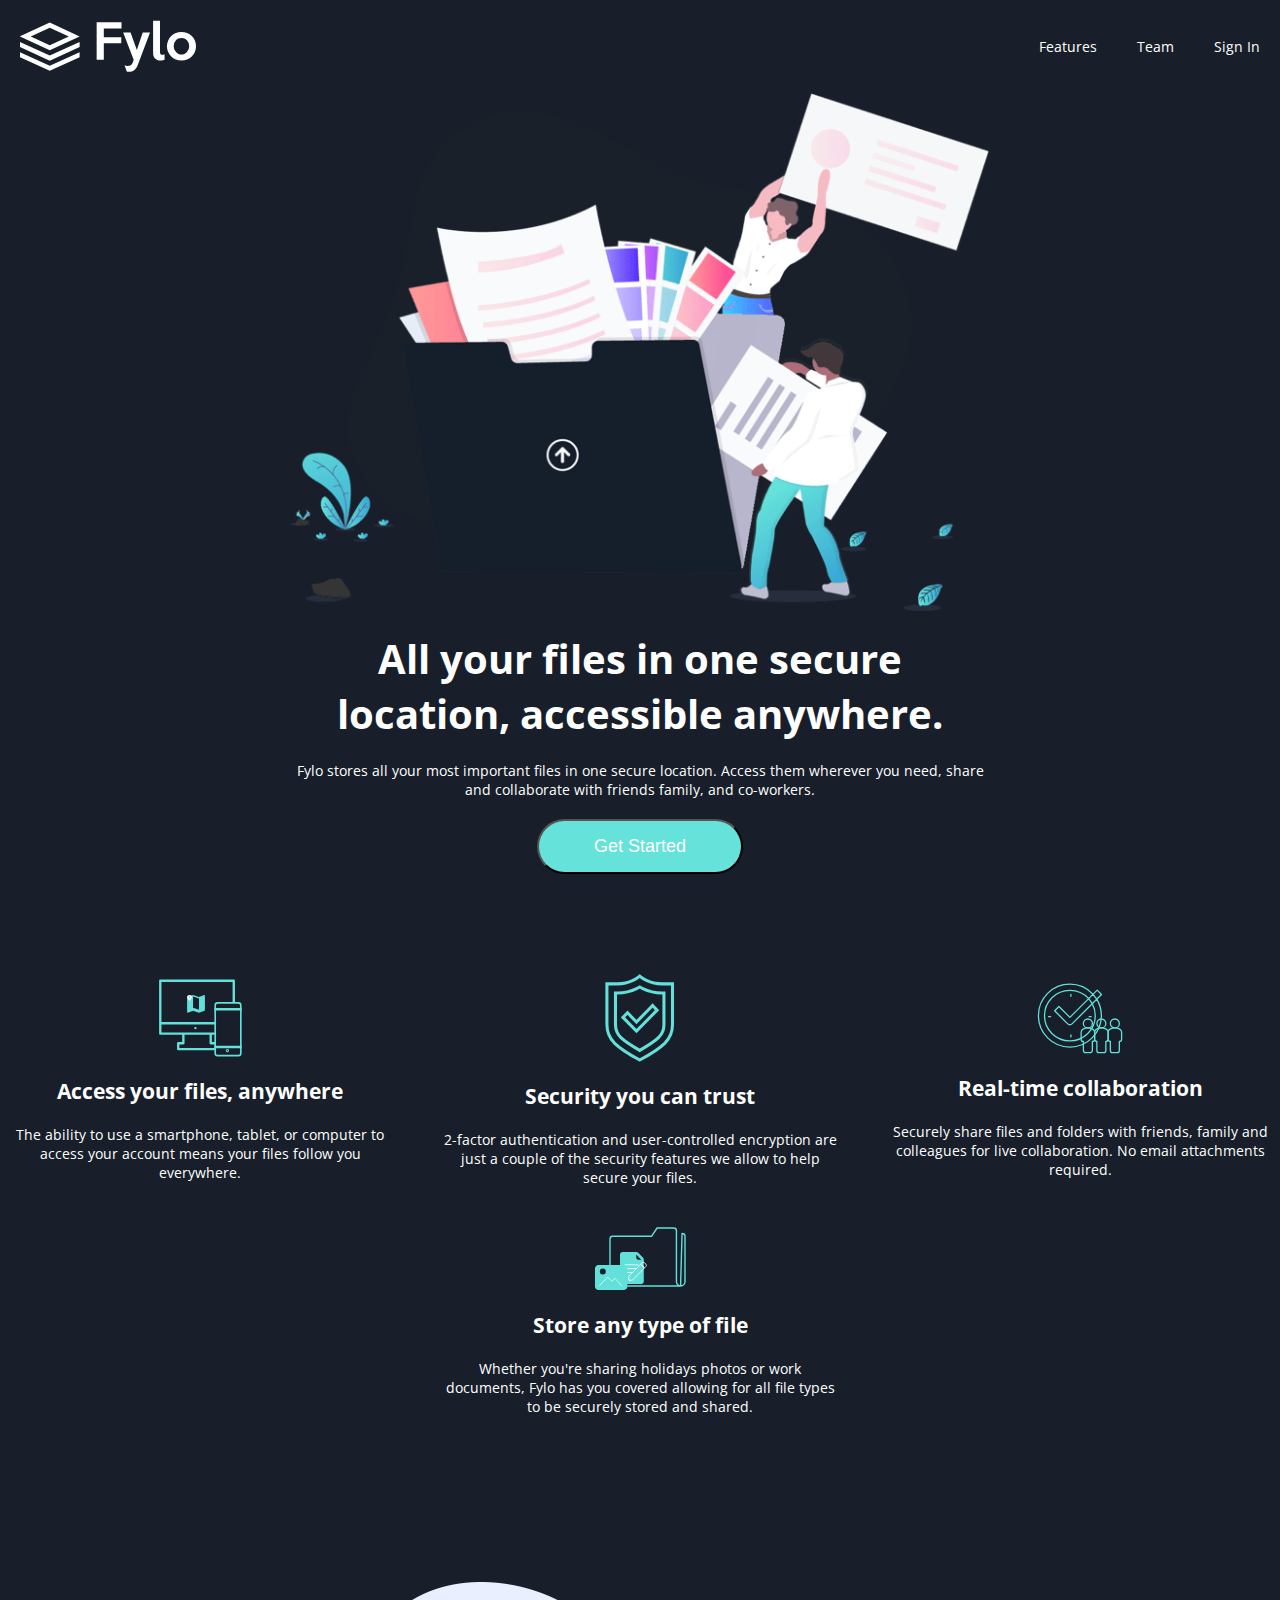
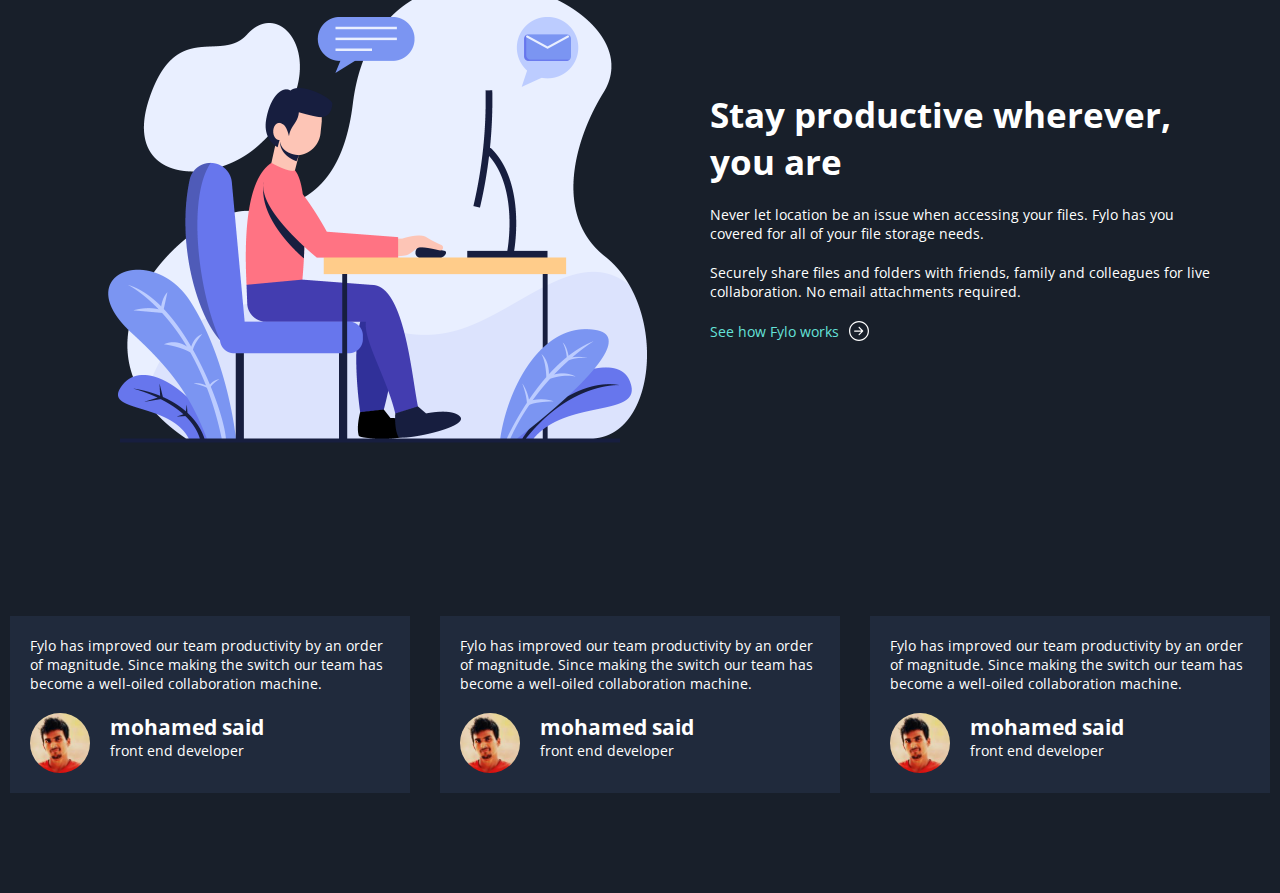
<file: index.html>
<!DOCTYPE html>
<html>
  <head>
    <title>Fylo page</title>

    <link rel="stylesheet" href="./css/fylo.css" />
  </head>

  <body>
    <!-- ------------nav-------------- -->
    <nav>
      <img src="./images/fylo/logo.svg" alt="fylo logo" />

      <div class="nav-links">
        <a>Features</a>
        <a>Team</a>
        <a>Sign In</a>
      </div>
    </nav>

    <!-- ------------header-------------- -->
    <header>
      <img
        class="header-img"
        src="./images/fylo/illustration-intro.png"
        alt="header image"
      />

      <p class="header-title">
        All your files in one secure location, accessible anywhere.
      </p>
      <p class="header-desc">
        Fylo stores all your most important files in one secure location. Access
        them wherever you need, share and collaborate with friends family, and
        co-workers.
      </p>

      <button>Get Started</button>
    </header>

    <!-- -----------services------------- -->
    <section class="services">
      <div class="service">
        <img src="./images/fylo/icon-access-anywhere.svg" />
        <h2>Access your files, anywhere</h2>
        <p>
          The ability to use a smartphone, tablet, or computer to access your
          account means your files follow you everywhere.
        </p>
      </div>

      <div class="service">
        <img src="./images/fylo/icon-security.svg" />
        <h2>Security you can trust</h2>
        <p>
          2-factor authentication and user-controlled encryption are just a
          couple of the security features we allow to help secure your files.
        </p>
      </div>

      <div class="service">
        <img src="./images/fylo/icon-collaboration.svg" />
        <h2>Real-time collaboration</h2>
        <p>
          Securely share files and folders with friends, family and colleagues
          for live collaboration. No email attachments required.
        </p>
      </div>

      <div class="service">
        <img src="./images/fylo/icon-any-file.svg" />
        <h2>Store any type of file</h2>
        <p>
          Whether you're sharing holidays photos or work documents, Fylo has you
          covered allowing for all file types to be securely stored and shared.
        </p>
      </div>
    </section>

    <!-- about us -->
    <section class="about-us">
      <img
        class="about-us-image"
        src="./images/fylo/illustration-stay-productive2.png"
      />

      <div class="about-us-content">
        <p class="about-us-title">Stay productive wherever, you are</p>
        <p>
          Never let location be an issue when accessing your files. Fylo has you
          covered for all of your file storage needs.
        </p>
        <p>
          Securely share files and folders with friends, family and colleagues
          for live collaboration. No email attachments required.
        </p>
        <a href="" class="about-us-link">
          <p>See how Fylo works</p>
          <img
            class="about-us-arrow"
            src="./images/fylo/arrow-right-icon.svg"
          />
        </a>
      </div>
    </section>

    <!--  --- opinons -->
    <section class="opinons">
      <!-- person 1 -->
      <div class="opinion">
        <p>
          Fylo has improved our team productivity by an order of magnitude.
          Since making the switch our team has become a well-oiled collaboration
          machine.
        </p>

        <div class="opinion-user">
          <img class="opinion-img" src="./images/fylo/profile-1.jpg" />
          <div>
            <h2>mohamed said</h2>
            <p>front end developer</p>
          </div>
        </div>
      </div>

      <!-- person 2 -->
      <div class="opinion">
        <p>
          Fylo has improved our team productivity by an order of magnitude.
          Since making the switch our team has become a well-oiled collaboration
          machine.
        </p>

        <div class="opinion-user">
          <img class="opinion-img" src="./images/fylo/profile-1.jpg" />
          <div>
            <h2>mohamed said</h2>
            <p>front end developer</p>
          </div>
        </div>
      </div>

      <!-- person 3 -->
      <div class="opinion">
        <p>
          Fylo has improved our team productivity by an order of magnitude.
          Since making the switch our team has become a well-oiled collaboration
          machine.
        </p>
        <div class="opinion-user">
          <img class="opinion-img" src="./images/fylo/profile-1.jpg" />
          <div>
            <h2>mohamed said</h2>
            <p>front end developer</p>
          </div>
        </div>
      </div>
    </section>
  </body>
</html>
</file>
<file: css/fylo.css>
@import url("https://fonts.googleapis.com/css2?family=Open+Sans:wght@400;700&family=Raleway:wght@400;700&display=swap");

:root {
  --bg-main: hsl(218, 28%, 13%);
  --bg-secondary: hsl(217, 28%, 15%);
  --bg-footer: hsl(216, 53%, 9%);
  --bg-testimonials: hsl(219, 30%, 18%);
  --cyan: hsl(176, 68%, 64%);
  --blue: hsl(198, 60%, 50%);
}

* {
  margin: 0;
  padding: 0;
  box-sizing: border-box;
}

body {
  font-family: "Open Sans", sans-serif;
  font-size: 14px;
  color: white;
  background: var(--bg-main);
}

ul {
  list-style: none;
}

a {
  text-decoration: none;
}

/* -----------------nav---------------- */

nav {
  display: flex;
  gap: 20px;
  align-items: center;
  justify-content: space-between;
  padding: 20px;
}

.nav-links {
  display: flex;
  gap: 40px;
}

.nav-links a:hover {
  cursor: pointer;
}

/* --------------------header----------- */
header {
  display: flex;
  flex-direction: column;
  align-items: center;
  justify-content: center;
  max-width: 700px;
  gap: 20px;
  /* to center the header */
  margin: 0 auto;

  /* to center ant text */
  text-align: center;
}

.header-img {
  width: 100%;
}

.header-title {
  font-size: 40px;
  font-weight: bold;
}

button {
  background-color: var(--cyan);
  padding: 15px 55px;
  font-size: 18px;
  border-radius: 40px;
  color: white;
}

/* ----------------services------------- */

.services {
  padding: 20px;
  display: flex;
  justify-content: center;
  gap: 40px;
  flex-wrap: wrap;
  padding: 100px 0;
}
.service {
  display: flex;
  flex-direction: column;
  justify-content: center;
  align-items: center;
  max-width: 400px;
  width: 100%;
  gap: 20px;
  text-align: center;
}

/* ------------about us------------- */
.about-us {
  display: flex;
  gap: 40px;
  align-items: center;
  justify-content: center;
}

.about-us-image {
  max-width: 600px;
  width: 100%;
}

.about-us-content {
  max-width: 500px;
  display: flex;
  flex-direction: column;
  gap: 20px;
}

.about-us-title {
  font-size: 35px;
  font-weight: bold;
}

.about-us-link {
  display: flex;
  gap: 10px;
  align-items: center;
  color: var(--cyan);
}

.about-us-arrow {
  width: 20px;
}
/* --------------opinons ------------ */
.opinons {
  display: flex;
  gap: 30px;
  align-items: center;
  justify-content: center;
  padding: 100px 0;
}
.opinion {
  max-width: 400px;
  background: var(--bg-testimonials);
  padding: 20px;
}

.opinion-user {
  display: flex;
  gap: 20px;
  margin-top: 20px;
}

.opinion-img {
  border-radius: 50%;
  width: 60px;
  height: 60px;
}
</file>
